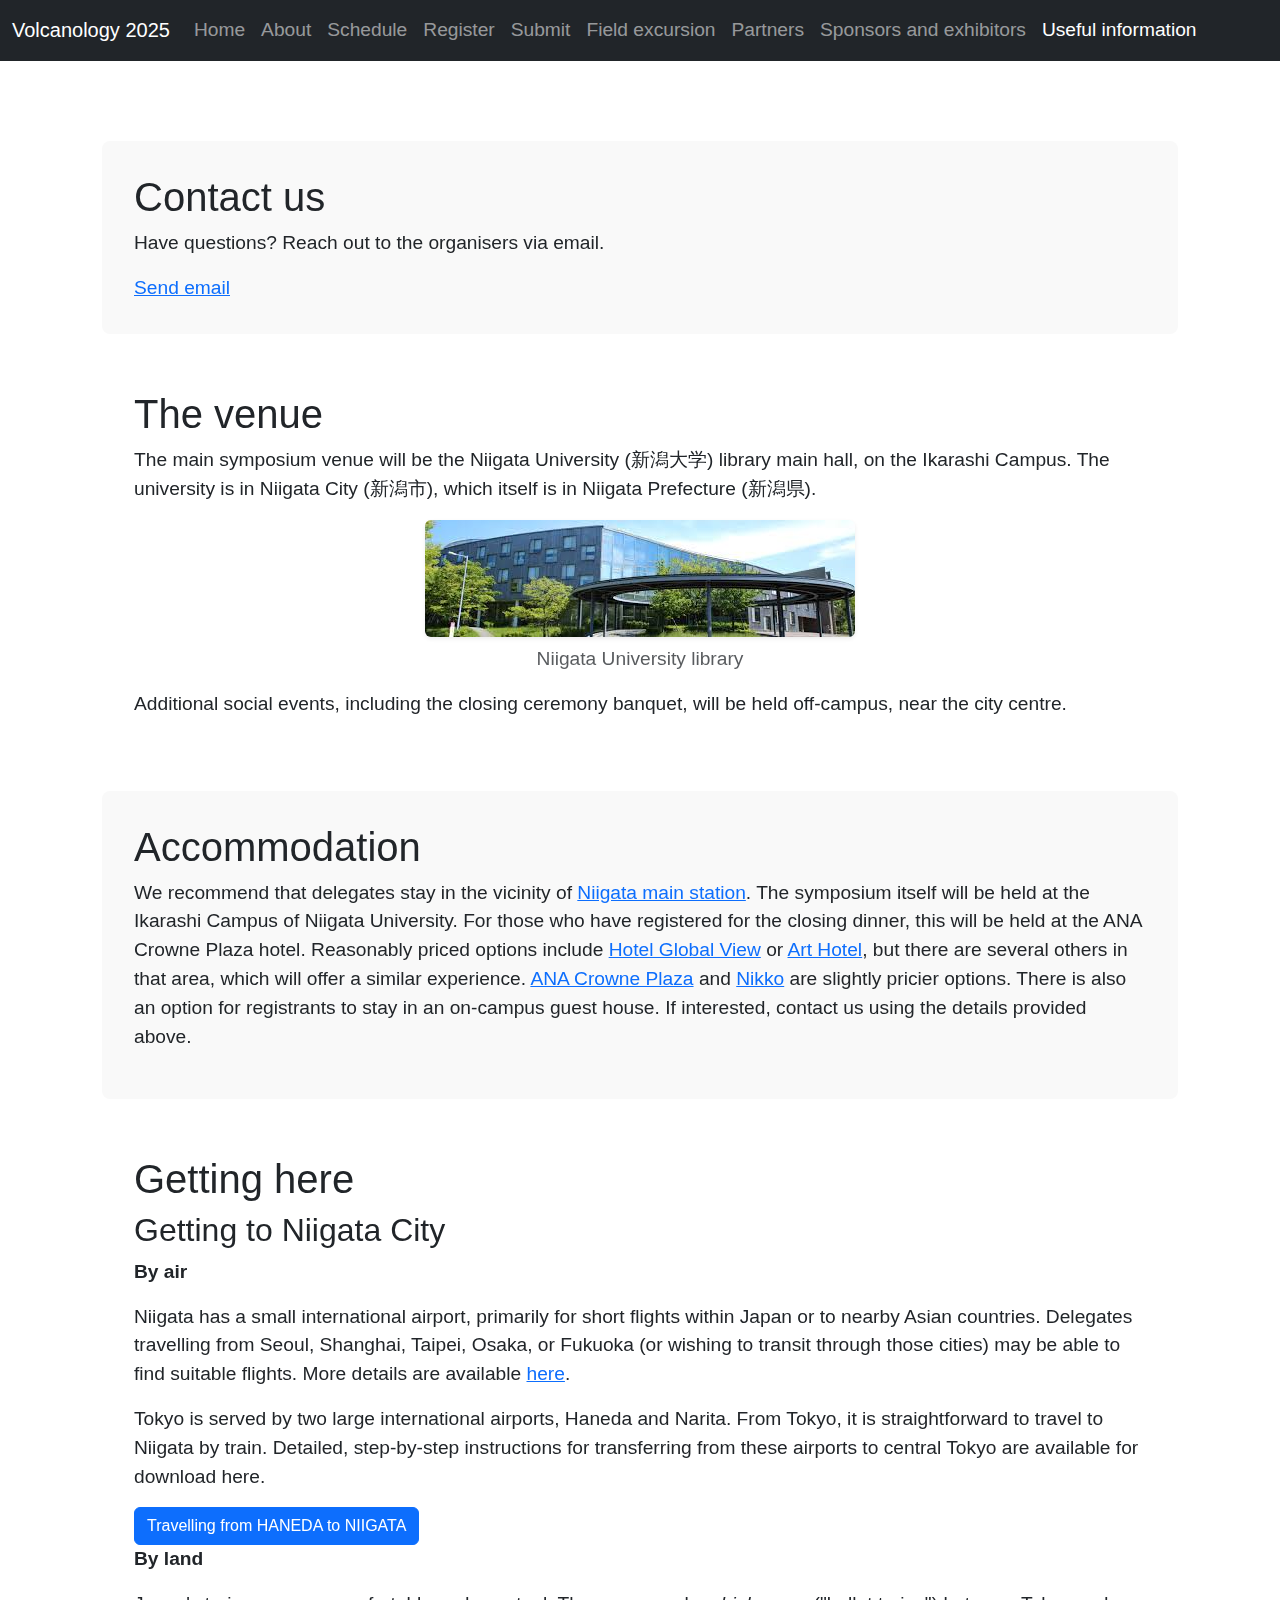
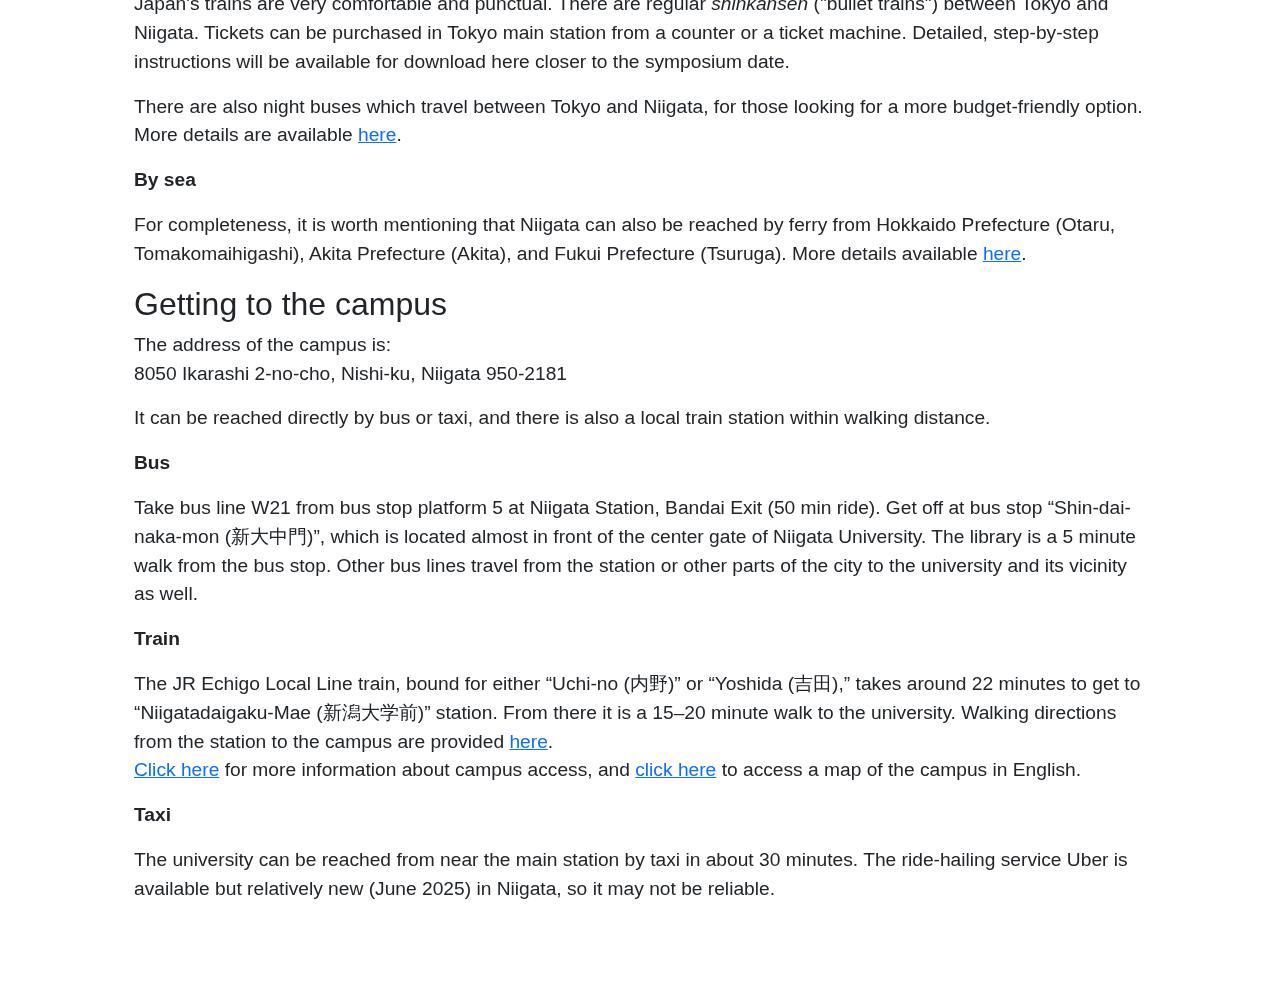
<file: contact.html>
<!DOCTYPE html>
<html lang="en">
<head>
  <!--  <script>
      (function() {
        var correctPassword = "NUVolc2025"; //
        var userPassword = prompt("Enter password to view this site:");
        if (userPassword !== correctPassword) {
          document.body.innerHTML = "<h2>Access Denied</h2>";
        }
      })();
    </script>-->
  <meta charset="UTF-8">
  <meta name="viewport" content="width=device-width, initial-scale=1.0">
  <title>Conference 2025 - Contact</title>
  <link href="https://cdn.jsdelivr.net/npm/bootstrap@5.3.0/dist/css/bootstrap.min.css" rel="stylesheet">
  <link rel="stylesheet" href="styles.css">
</head>
<body>
  <nav class="navbar navbar-expand-lg navbar-dark bg-dark">
    <div class="container-fluid">
      <a class="navbar-brand" href="index.html">Volcanology 2025</a>
      <button class="navbar-toggler" type="button" data-bs-toggle="collapse" data-bs-target="#navbarNav">
        <span class="navbar-toggler-icon"></span>
      </button>
      <div class="collapse navbar-collapse" id="navbarNav">
        <ul class="navbar-nav">
          <li class="nav-item"><a class="nav-link" href="index.html">Home</a></li>
          <li class="nav-item"><a class="nav-link" href="about.html">About</a></li>
          <li class="nav-item"><a class="nav-link" href="schedule.html">Schedule</a></li>
          <li class="nav-item"><a class="nav-link" href="register.html">Register</a></li>
          <li class="nav-item"><a class="nav-link" href="submit.html">Submit</a></li>
          <li class="nav-item"><a class="nav-link" href="excursion.html">Field excursion</a></li>
          <li class="nav-item"><a class="nav-link" href="partners.html">Partners</a></li>
          <li class="nav-item"><a class="nav-link" href="sponsors.html">Sponsors and exhibitors</a></li>
          <li class="nav-item"><a class="nav-link active" href="contact.html">Useful information</a></li>
        </ul>
      </div>
    </div>
  </nav>

  <div class="container mt-5">

    <section>
      <h1>Contact us</h1>
      <p>Have questions? Reach out to the organisers via email.</p>
      <a href="mailto:jfarquharson@gs.niigata-u.ac.jp?subject=%5BSymposium2025%5D%20Website%20query">Send email</a>
    </section>

    <section>
      <h1>The venue</h1>
      <p>The main symposium venue will be the Niigata University (新潟大学) library main hall, on the Ikarashi Campus. The university is in Niigata City (新潟市), which itself is in Niigata Prefecture (新潟県).</p>

      <figure class="text-center">
        <img src="img/library.jpeg" class="img-fluid rounded shadow-sm" alt="library">
        <figcaption class="mt-2 text-muted">Niigata University library</figcaption>
      </figure>

      <p>Additional social events, including the closing ceremony banquet, will be held off-campus, near the city centre. </p>
    </section>

    <section>
      <h1>Accommodation</h1>
      <p>We recommend that delegates stay in the vicinity of <a href="https://maps.app.goo.gl/p1ZsuyWnBbhFJqr56" target="_blank">Niigata main station</a>. The symposium itself will be held at the Ikarashi Campus of Niigata University.
        For those who have registered for the closing dinner, this will be held at the ANA Crowne Plaza hotel. Reasonably priced options include   <a href="https://maps.app.goo.gl/FtrYrCwdqM9qqTh26" target="_blank">Hotel Global View</a> or <a href="https://maps.app.goo.gl/B3E8isTpSD1sJmzx9" target="_blank">Art Hotel</a>, but there are several others in that area, which will offer a similar experience.   <a href="https://maps.app.goo.gl/b8ioNEVLK2Yac7pY8" target="_blank">ANA Crowne Plaza</a> and     <a href="https://maps.app.goo.gl/mQsZMuu2ccBSzLyG8" target="_blank">Nikko</a> are slightly pricier options. There is also an option for registrants to stay in an on-campus guest house. If interested, contact us using the details provided above.</p>
    </section>


    <section>
      <h1>Getting here</h1>

      <h2>Getting to Niigata City</h2>

      <p><strong>By air</strong></p>
      <p>Niigata has a small international airport, primarily for short flights within Japan or to nearby Asian countries. Delegates travelling from Seoul, Shanghai, Taipei, Osaka, or Fukuoka (or wishing to transit through those cities) may be able to find suitable flights. More details are available <a href="https://www.niigata-airport.gr.jp/flight/?&lang=en" target="_blank">here</a>.</p>

      <p>Tokyo is served by two large international airports, Haneda and Narita. From Tokyo, it is straightforward to travel to Niigata by train. Detailed, step-by-step instructions for transferring from these airports to central Tokyo are available for download here.</p>
      <a href="docs/Haneda_Niigata.docx" download class="btn btn-primary">
  Travelling from HANEDA to NIIGATA
</a>

      <p><strong>By land</strong></p>
      <p>Japan's trains are very comfortable and punctual. There are regular <em>shinkansen</em> ("bullet trains") between Tokyo and Niigata. Tickets can be purchased in Tokyo main station from a counter or a ticket machine. Detailed, step-by-step instructions will be available for download here closer to the symposium date.</p>

      <p>There are also night buses which travel between Tokyo and Niigata, for those looking for a more budget-friendly option. More details are available <a href="https://willer-travel.com/en/bus_search/tokyo/all/niigata/all/?gad_source=1&gad_campaignid=21304144744&gbraid=0AAAAAD0TnDz0Y5e5a15CAhhYuBpTZUfhX&gclid=Cj0KCQjw5JXFBhCrARIsAL1ckPuP3QRIvD1zyYjoB74QC9JxVEWkDa75K-6o6gcSIRMecNezwewzEEsaAhR1EALw_wcB" target="_blank">here</a>.</p>

      <p><strong>By sea</strong></p>
      <p>For completeness, it is worth mentioning that Niigata can also be reached by ferry from Hokkaido Prefecture (Otaru, Tomakomaihigashi), Akita Prefecture (Akita), and Fukui Prefecture (Tsuruga). More details available <a href="https://www.snf.jp/english/" target="_blank">here</a>.</p>

      <h2>Getting to the campus</h2>

      <p>The address of the campus is:<br>
      8050 Ikarashi 2-no-cho, Nishi-ku, Niigata 950-2181</p>

      <p>It can be reached directly by bus or taxi, and there is also a local train station within walking distance.</p>

      <p><strong>Bus</strong></p>
      <p>Take bus line W21 from bus stop platform 5 at Niigata Station, Bandai Exit (50 min ride). Get off at bus stop “Shin-dai-naka-mon (新大中門)”, which is located almost in front of the center gate of Niigata University. The library is a 5 minute walk from the bus stop. Other bus lines travel from the station or other parts of the city to the university and its vicinity as well.</p>

      <p><strong>Train</strong></p>
      <p>The JR Echigo Local Line train, bound for either “Uchi-no (内野)” or “Yoshida (吉田),” takes around 22 minutes to get to “Niigatadaigaku-Mae (新潟大学前)” station. From there it is a 15–20 minute walk to the university. Walking directions from the station to the campus are provided <a href="https://maps.app.goo.gl/EYsXQYxFaaDZRFuk7" target="_blank">here</a>.<br>
      <a href="https://www.niigata-u.ac.jp/en/access/ikarashi/">Click here</a> for more information about campus access, and <a href="https://www.niigata-u.ac.jp/en/wp-content/uploads/2025/07/Ikarashi_Campus_map.pdf">click here</a> to access a map of the campus in English.</p>

      <p><strong>Taxi</strong></p>
      <p>The university can be reached from near the main station by taxi in about 30 minutes. The ride-hailing service Uber is available but relatively new (June 2025) in Niigata, so it may not be reliable.</p>
    </section>

  </div>

  <script src="https://cdn.jsdelivr.net/npm/bootstrap@5.3.0/dist/js/bootstrap.bundle.min.js"></script>
</body>
</html>
</file>
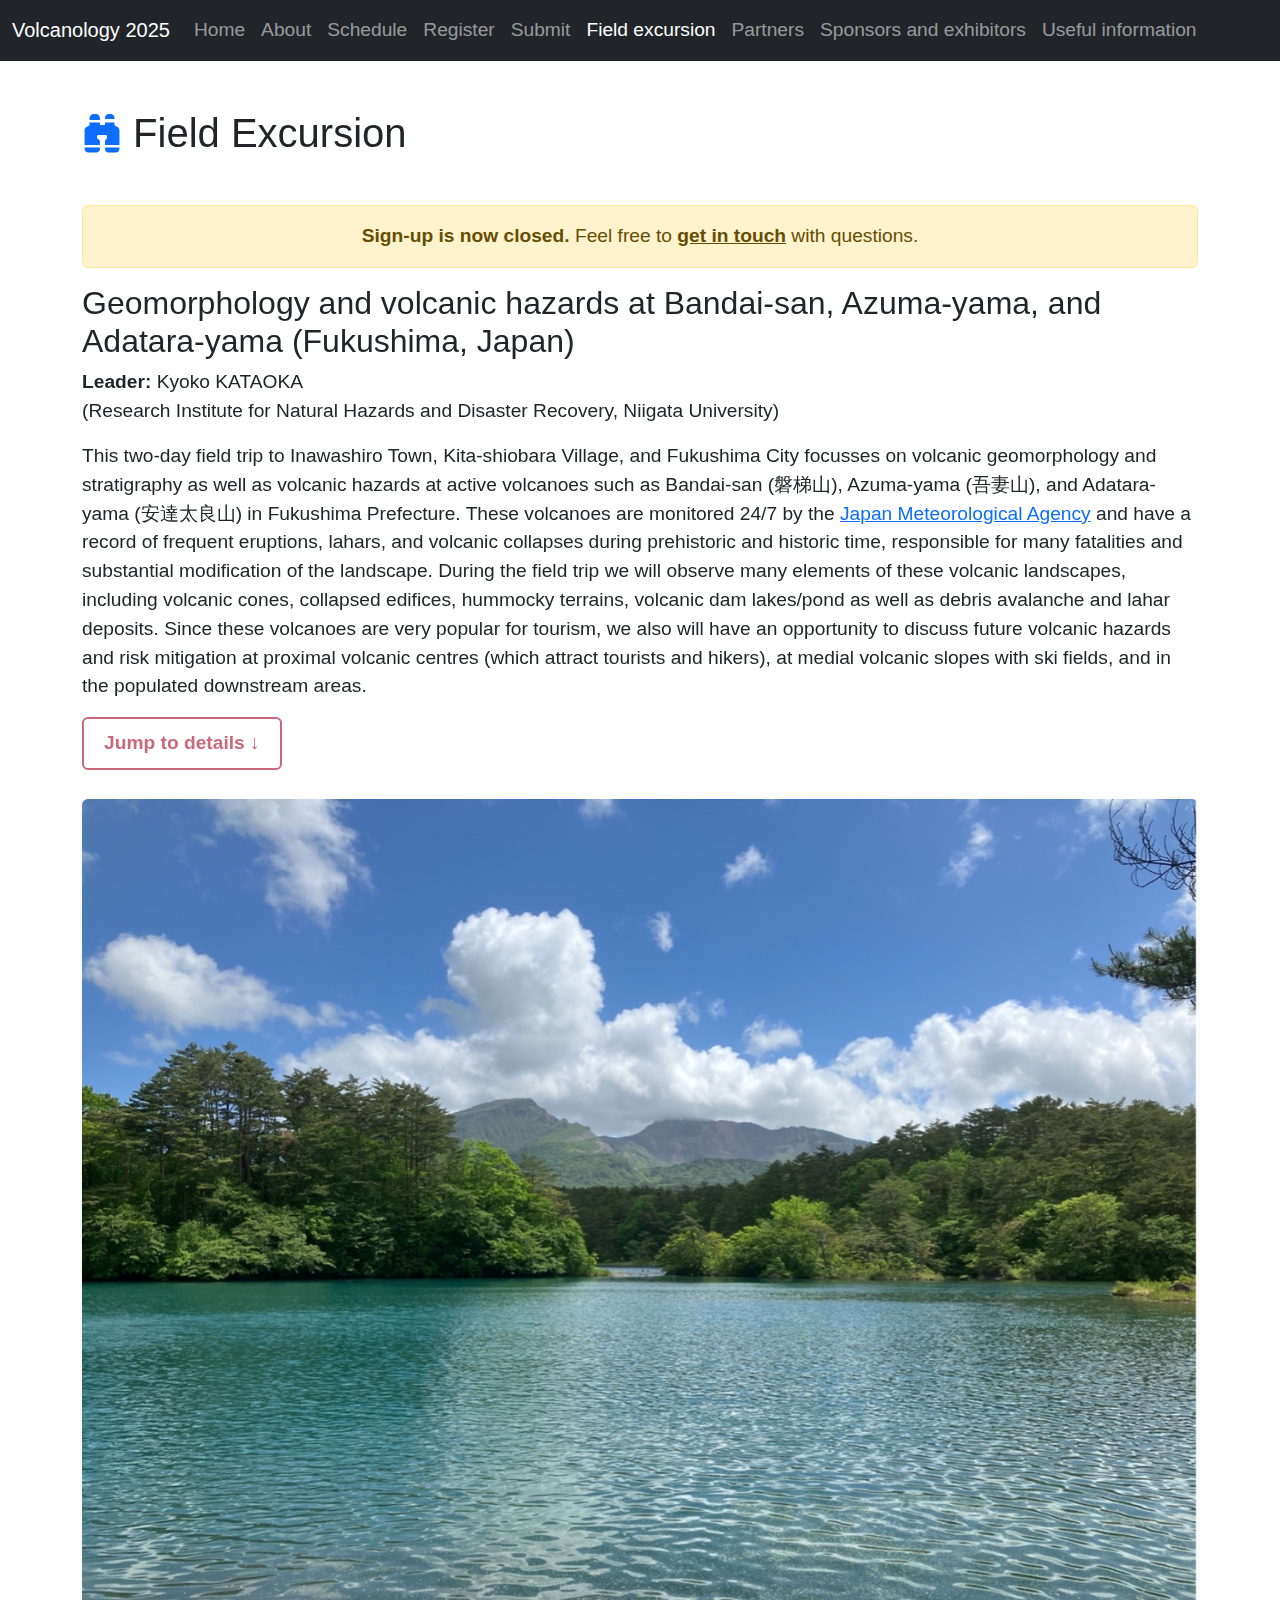
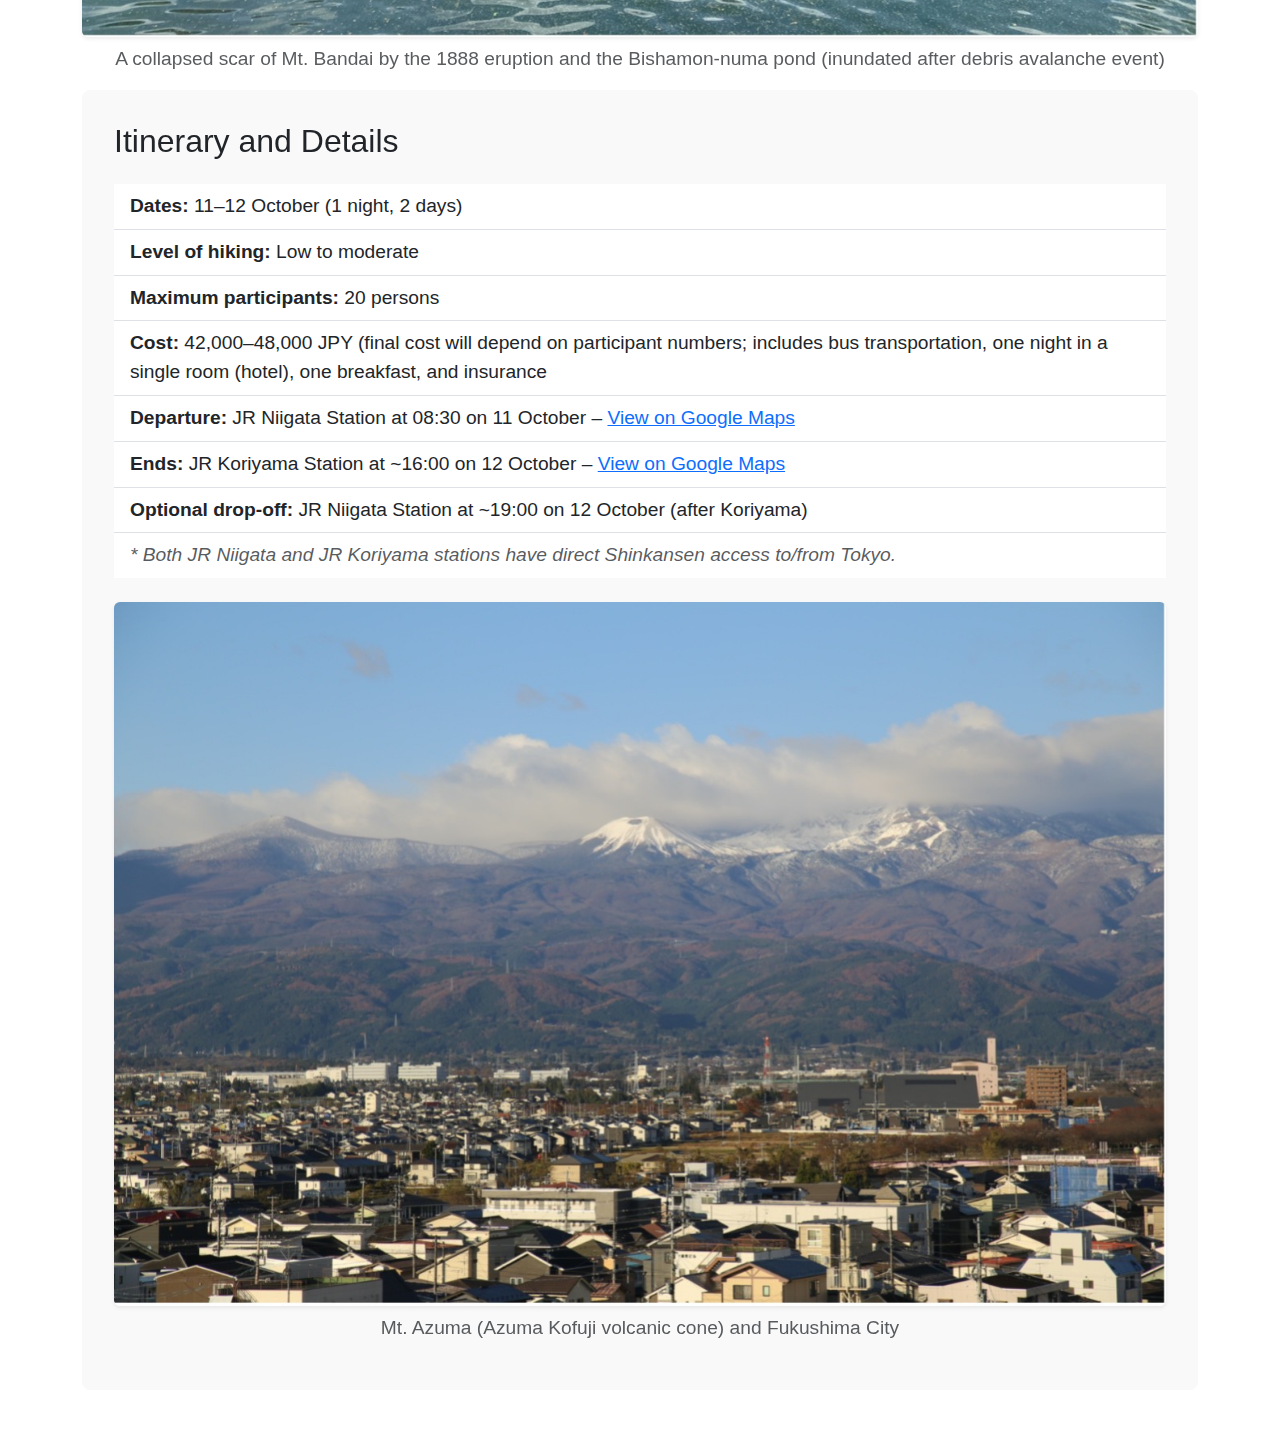
<file: excursion.html>
<!DOCTYPE html>
<html lang="en">
<head>
  <meta charset="UTF-8">
  <meta name="viewport" content="width=device-width, initial-scale=1.0">
  <title>Conference 2025 - Field Excursion</title>
  <link href="https://cdn.jsdelivr.net/npm/bootstrap@5.3.0/dist/css/bootstrap.min.css" rel="stylesheet">
  <link rel="stylesheet" href="styles.css">
  <link rel="stylesheet" href="https://cdn.jsdelivr.net/npm/bootstrap-icons@1.10.5/font/bootstrap-icons.css">
</head>
<body>

  <nav class="navbar navbar-expand-lg navbar-dark bg-dark">
    <div class="container-fluid">
      <a class="navbar-brand" href="index.html">Volcanology 2025</a>
      <button class="navbar-toggler" type="button" data-bs-toggle="collapse" data-bs-target="#navbarNav">
        <span class="navbar-toggler-icon"></span>
      </button>
      <div class="collapse navbar-collapse" id="navbarNav">
        <ul class="navbar-nav">
          <li class="nav-item"><a class="nav-link" href="index.html">Home</a></li>
          <li class="nav-item"><a class="nav-link" href="about.html">About</a></li>
          <li class="nav-item"><a class="nav-link" href="schedule.html">Schedule</a></li>
          <li class="nav-item"><a class="nav-link" href="register.html">Register</a></li>
          <li class="nav-item"><a class="nav-link" href="submit.html">Submit</a></li>
          <li class="nav-item"><a class="nav-link active" href="excursion.html">Field excursion</a></li>
          <li class="nav-item"><a class="nav-link" href="partners.html">Partners</a></li>
          <li class="nav-item"><a class="nav-link" href="sponsors.html">Sponsors and exhibitors</a></li>
          <li class="nav-item"><a class="nav-link"  href="contact.html">Useful information</a></li>
        </ul>
      </div>
    </div>
  </nav>

  <main class="container-lg my-5">
    <h1 class="mb-4"><i class="bi bi-binoculars-fill text-primary"></i> Field Excursion</h1>

    <!-- Sign-up Notice -->
    <div class="alert alert-warning text-center mt-5" role="alert">
      <strong> Sign-up is now closed.</strong> Feel free to <a href="contact.html" class="alert-link">get in touch</a> with questions.
    </div>

  <!--  <div class="alert alert-warning text-center mt-5" role="alert">
      <strong> Sign-up is now open at the link below.</strong> Feel free to <a href="contact.html" class="alert-link">get in touch</a> with questions.
    </div>-->
    <!--<div class="mb-4">
    <p>The cost per person will be approximately 42,000–48,000 JPY. Payment details will be provided following the sign-up deadline. Note that the excursion may be subject to cancellation depending on sign-up numbers. Sign-up is on a <strong>first-come, first-served</strong> basis. Sign-up deadline: <strong>09 September 2025</strong>.</p>
    <p>Sign up here:
    <a href="https://docs.google.com/forms/d/e/1FAIpQLSf-yth2j7hbOUqDj9AWk7xOG5FWU8J88U9cIUbrS6sTEQ4cQA/viewform?usp=header" target="_blank">Bandai field excursion registration</a>.</p>-->

      <h2>Geomorphology and volcanic hazards at Bandai-san, Azuma-yama, and Adatara-yama (Fukushima, Japan)</h2>
      <p><strong>Leader:</strong> Kyoko KATAOKA <br>
         (Research Institute for Natural Hazards and Disaster Recovery, Niigata University)</p>

      <p>This two-day field trip to Inawashiro Town, Kita-shiobara Village, and Fukushima City focusses on volcanic geomorphology and stratigraphy as well as volcanic hazards at active volcanoes such as Bandai-san (磐梯山), Azuma-yama (吾妻山), and Adatara-yama (安達太良山) in Fukushima Prefecture. These volcanoes are monitored 24/7 by the <a href="https://www.jma.go.jp/jma/indexe.html" target="_blank">Japan Meteorological Agency</a>  and have a record of frequent eruptions, lahars, and volcanic collapses during prehistoric and historic time, responsible for many fatalities and substantial modification of the landscape. During the field trip we will observe many elements of these volcanic landscapes, including volcanic cones, collapsed edifices, hummocky terrains, volcanic dam lakes/pond as well as debris avalanche and lahar deposits.
Since these volcanoes are very popular for tourism, we also will have an opportunity to discuss future volcanic hazards and risk mitigation at proximal volcanic centres (which attract tourists and hikers), at medial volcanic slopes with ski fields, and in the populated downstream areas.
</p>
<a href="#itinerary" style="
  display: inline-block;
  background-color: #fff;
  color: #c9697a;
  padding: 10px 20px;
  border-radius: 6px;
  font-weight: bold;
  text-decoration: none;
  border: 2px solid #c9697a;
">
  Jump to details ↓
</a>
<br></br>

      <figure class="text-center">
        <img src="img/lake.jpg" class="img-fluid rounded shadow-sm" alt="Excursion image 1">
        <figcaption class="mt-2 text-muted">A collapsed scar of Mt. Bandai by the 1888 eruption and the Bishamon-numa pond (inundated after debris avalanche event)
</figcaption>
      </figure>
    </div>

<!--    <section class="mb-5">
      <h2 id="itinerary">Itinerary and Details</h2>
      <ul class="list-group list-group-flush my-4">
        <li class="list-group-item"><strong>📅 Dates:</strong> 11–12 October (1 night, 2 days)</li>
        <li class="list-group-item"><strong>🥾 Level of hiking:</strong> Low to moderate</li>
        <li class="list-group-item"><strong>👥 Maximum participants:</strong> 20 persons</li>
        <li class="list-group-item"><strong>💰 Cost:</strong> TBA — will depend on participant numbers; includes bus transportation, one night in a single room (hotel), and one breakfast</li>
        <li class="list-group-item">
          <strong>🚉 Departure:</strong> JR Niigata Station at 08:30 on 10 October –
          <a href="https://www.google.com/maps?q=JR+Niigata+Station" target="_blank">View on Google Maps</a>
        </li>
        <li class="list-group-item">
          <strong>🏁 Ends:</strong> JR Koriyama Station at ~16:00 on 11 October –
          <a href="https://www.google.com/maps?q=JR+Koriyama+Station" target="_blank">View on Google Maps</a>
        </li>
        <li class="list-group-item"><strong>🚌 Optional drop-off:</strong> JR Niigata Station at ~19:00 on 11 October (after Koriyama)</li>
        <li class="list-group-item text-muted"><em>* Both JR Niigata and JR Koriyama stations have direct Shinkansen access to/from Tokyo.</em></li>
      </ul>



      <figure class="text-center">
        <img src="img/bandai.jpg" class="img-fluid rounded shadow-sm" alt="Excursion image 2">
      </figure>

  </section>-->
  <section class="mb-5">
    <h2 id="itinerary">Itinerary and Details</h2>
    <ul class="list-group list-group-flush my-4">
      <li class="list-group-item"><strong>Dates:</strong> 11–12 October (1 night, 2 days)</li>
      <li class="list-group-item"><strong>Level of hiking:</strong> Low to moderate</li>
      <li class="list-group-item"><strong>Maximum participants:</strong> 20 persons</li>
      <li class="list-group-item"><strong>Cost:</strong> 42,000–48,000 JPY (final cost will depend on participant numbers; includes bus transportation, one night in a single room (hotel), one breakfast, and insurance</li>
      <li class="list-group-item">
        <strong>Departure:</strong> JR Niigata Station at 08:30 on 11 October –
        <a href="https://www.google.com/maps?q=JR+Niigata+Station" target="_blank">View on Google Maps</a>
      </li>
      <li class="list-group-item">
        <strong>Ends:</strong> JR Koriyama Station at ~16:00 on 12 October –
        <a href="https://www.google.com/maps?q=JR+Koriyama+Station" target="_blank">View on Google Maps</a>
      </li>
      <li class="list-group-item"><strong>Optional drop-off:</strong> JR Niigata Station at ~19:00 on 12 October (after Koriyama)</li>
      <li class="list-group-item text-muted"><em>* Both JR Niigata and JR Koriyama stations have direct Shinkansen access to/from Tokyo.</em></li>
    </ul>



    <figure class="text-center">
      <img src="img/bandai.jpg" class="img-fluid rounded shadow-sm" alt="Excursion image 2">
      <figcaption class="mt-2 text-muted">Mt. Azuma (Azuma Kofuji volcanic cone) and Fukushima City
</figcaption>
    </figure>

</section>

  </main>

  <script src="https://cdn.jsdelivr.net/npm/bootstrap@5.3.0/dist/js/bootstrap.bundle.min.js"></script>
</body>
</html>
</file>
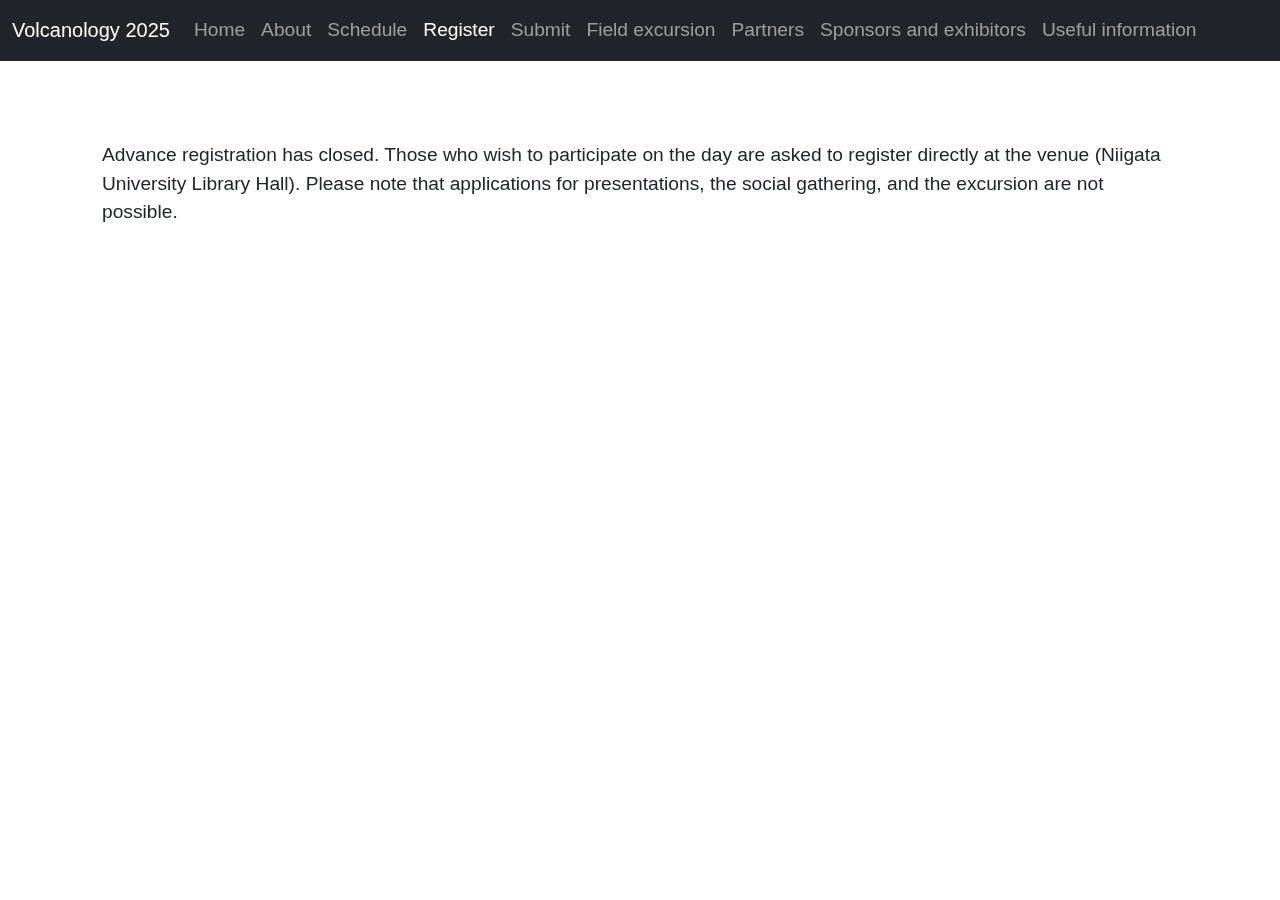
<file: register.html>
<!DOCTYPE html>
<html lang="en">
<head>
  <!--  <script>
      (function() {
        var correctPassword = "NUVolc2025"; //
        var userPassword = prompt("Enter password to view this site:");
        if (userPassword !== correctPassword) {
          document.body.innerHTML = "<h2>Access Denied</h2>";
        }
      })();
    </script>-->
  <meta charset="UTF-8">
  <meta name="viewport" content="width=device-width, initial-scale=1.0">
  <title>Conference 2025 - Register</title>
  <link href="https://cdn.jsdelivr.net/npm/bootstrap@5.3.0/dist/css/bootstrap.min.css" rel="stylesheet">
  <link rel="stylesheet" href="styles.css">
</head>
<body>
  <nav class="navbar navbar-expand-lg navbar-dark bg-dark">
    <div class="container-fluid">
      <a class="navbar-brand" href="index.html">Volcanology 2025</a>
      <button class="navbar-toggler" type="button" data-bs-toggle="collapse" data-bs-target="#navbarNav">
        <span class="navbar-toggler-icon"></span>
      </button>
      <div class="collapse navbar-collapse" id="navbarNav">
        <ul class="navbar-nav">
          <li class="nav-item"><a class="nav-link" href="index.html">Home</a></li>
          <li class="nav-item"><a class="nav-link" href="about.html">About</a></li>
          <li class="nav-item"><a class="nav-link" href="schedule.html">Schedule</a></li>
          <li class="nav-item"><a class="nav-link active" href="register.html">Register</a></li>
          <li class="nav-item"><a class="nav-link" href="submit.html">Submit</a></li>
          <li class="nav-item"><a class="nav-link" href="excursion.html">Field excursion</a></li>
          <li class="nav-item"><a class="nav-link" href="partners.html">Partners</a></li>
          <li class="nav-item"><a class="nav-link" href="sponsors.html">Sponsors and exhibitors</a></li>
          <li class="nav-item"><a class="nav-link" href="contact.html">Useful information</a></li>
        </ul>
      </div>
    </div>
  </nav>



  <div class="container mt-5">
    <!--<h1>Register for Niigata University's 1st International "Volcanology in Practice" symposium</h1>
    <h2>&#x261E; No registration fee</h2>
    <p>Please fill out the registration form below. You will be redirected to the form hosted on Google Forms. The extended deadline for registration is August 15, 2025.</p>
    <p>The most up-to-date information regarding visa requirements is availablle on the by <a href="https://www.mofa.go.jp/j_info/visit/visa/index.html" target="_blank">Ministry of Foreign Affairs of Japan</a>  website. Please contact us if you require support obtaining a visa.</p>

    <iframe src="https://docs.google.com/forms/d/e/1FAIpQLSeIfGkFoWmdfPatmpI1s3k2NioAyDWv7nWzm2miY3ctUTeO4g/viewform?embedded=true" width=100%: height="500px" frameborder="0" marginheight="0" marginwidth="0">Loading…</iframe>-->
<p>Advance registration has closed. Those who wish to participate on the day are asked to register directly at the venue (Niigata University Library Hall). Please note that applications for presentations, the social gathering, and the excursion are not possible.</p>
  </div>

  <script src="https://cdn.jsdelivr.net/npm/bootstrap@5.3.0/dist/js/bootstrap.bundle.min.js"></script>
</body>
</html>
</file>
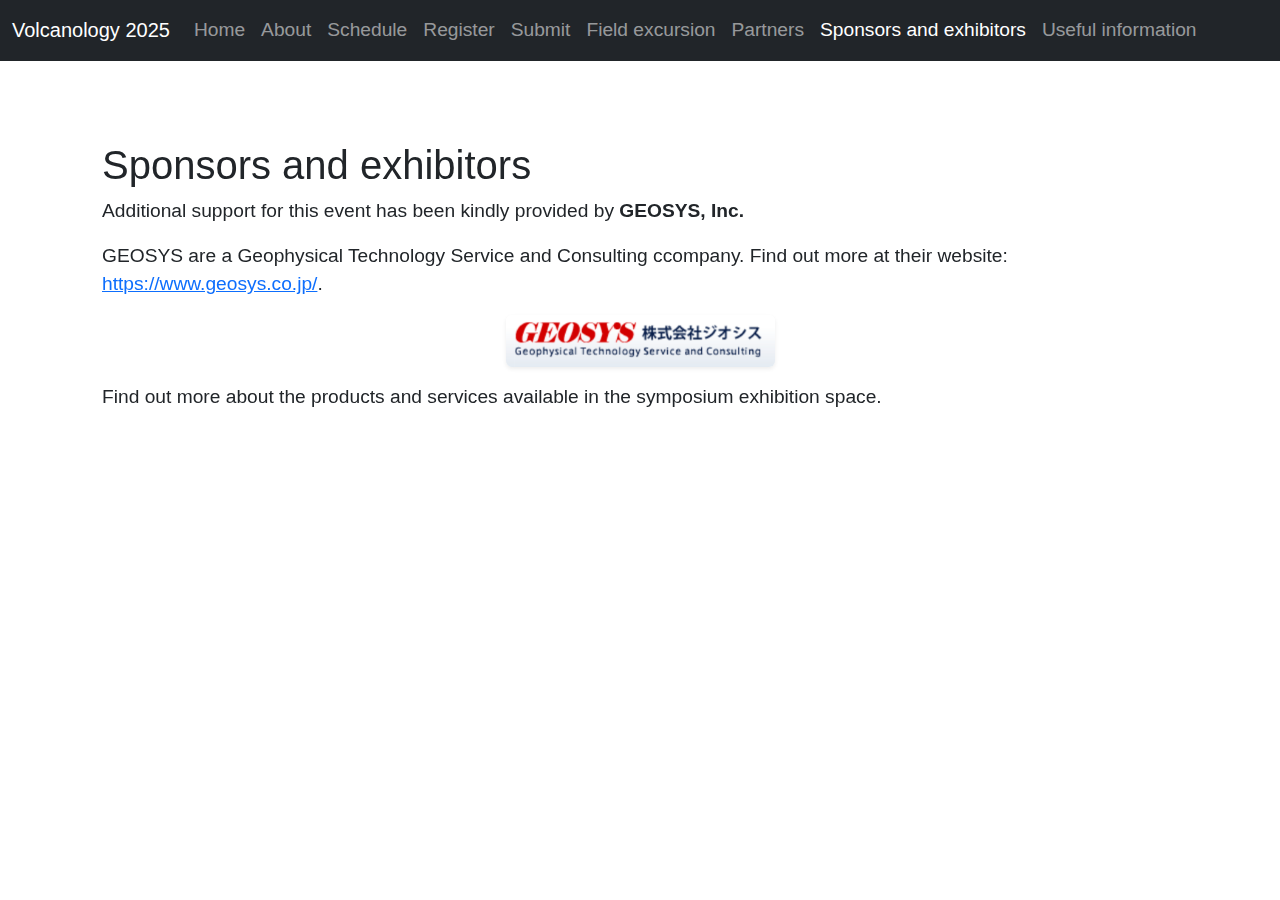
<file: sponsors.html>
<!DOCTYPE html>
<html lang="en">
<head>
  <!--  <script>
      (function() {
        var correctPassword = "NUVolc2025"; //
        var userPassword = prompt("Enter password to view this site:");
        if (userPassword !== correctPassword) {
          document.body.innerHTML = "<h2>Access Denied</h2>";
        }
      })();
    </script>-->
  <meta charset="UTF-8">
  <meta name="viewport" content="width=device-width, initial-scale=1.0">
  <title>Conference 2025 - Sponsors</title>
  <link href="https://cdn.jsdelivr.net/npm/bootstrap@5.3.0/dist/css/bootstrap.min.css" rel="stylesheet">
  <link rel="stylesheet" href="styles.css">
</head>
<body>
  <nav class="navbar navbar-expand-lg navbar-dark bg-dark">
    <div class="container-fluid">
      <a class="navbar-brand" href="index.html">Volcanology 2025</a>
      <button class="navbar-toggler" type="button" data-bs-toggle="collapse" data-bs-target="#navbarNav">
        <span class="navbar-toggler-icon"></span>
      </button>
      <div class="collapse navbar-collapse" id="navbarNav">
        <ul class="navbar-nav">
          <li class="nav-item"><a class="nav-link" href="index.html">Home</a></li>
          <li class="nav-item"><a class="nav-link" href="about.html">About</a></li>
          <li class="nav-item"><a class="nav-link" href="schedule.html">Schedule</a></li>
          <li class="nav-item"><a class="nav-link" href="register.html">Register</a></li>
          <li class="nav-item"><a class="nav-link" href="submit.html">Submit</a></li>
          <li class="nav-item"><a class="nav-link" href="excursion.html">Field excursion</a></li>
          <li class="nav-item"><a class="nav-link" href="partners.html">Partners</a></li>
          <li class="nav-item"><a class="nav-link active" href="sponsors.html">Sponsors and exhibitors</a></li>
          <li class="nav-item"><a class="nav-link" href="contact.html">Useful information</a></li>
        </ul>
      </div>
    </div>
  </nav>

  <div class="container mt-5">
    <h1>Sponsors and exhibitors</h1>
    <p>Additional support for this event has been kindly provided by <strong>GEOSYS, Inc.</strong></p>
    <p>GEOSYS are a Geophysical Technology Service and Consulting ccompany. Find out more at their website: <a href="https://www.geosys.co.jp/" target="_blank">https://www.geosys.co.jp/</a>.</p>
    <figure class="text-center">
      <img src="img/GEOSYS.png" class="img-fluid rounded shadow-sm w-25" alt="GEOSYS logo">
    </figure>

    <p>Find out more about the products and services available in the symposium exhibition space.</p>
    <!--<p>Sponsors help us fund and organise a great event. Details of our sponsors will appear on this page. If you are interested in becoming a sponsor, please reach out to the organisers via email.</p>-->
  <!--  <p><a href="mailto:jfarquharson@gs.niigata-u.ac.jp">Send email</a></p>-->
  <!--<a href="mailto:jfarquharson@gs.niigata-u.ac.jp?subject=%5BSymposium2025%5D%20Sponsor%20query&cc=asako.yoneyama.zepk@niigata-u.ac.jp">Send email</a>-->

  </div>

  <script src="https://cdn.jsdelivr.net/npm/bootstrap@5.3.0/dist/js/bootstrap.bundle.min.js"></script>
</body>
</html>
</file>
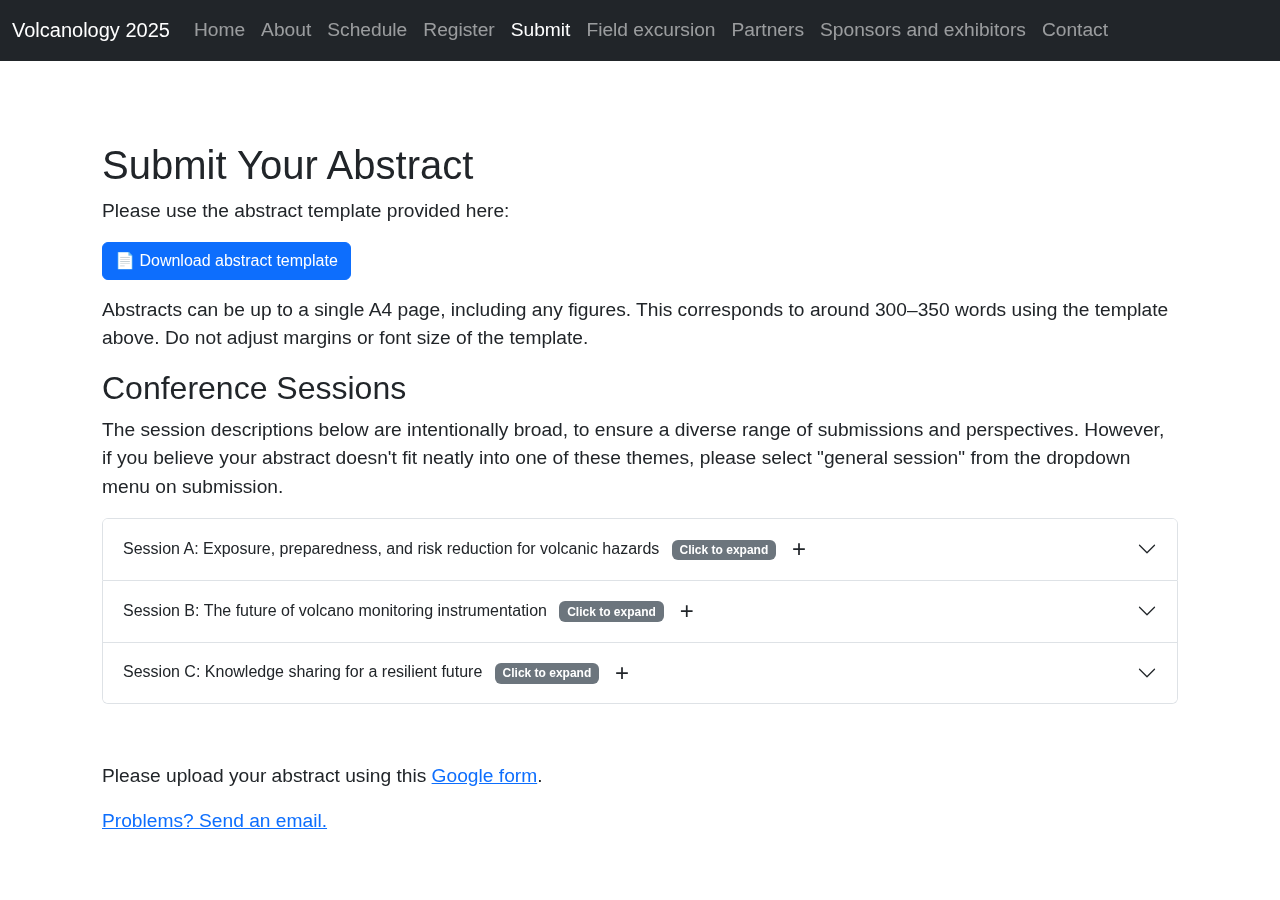
<file: submit.html>
<!DOCTYPE html>
<html lang="en">
<head>
  <!--  <script>
      (function() {
        var correctPassword = "NUVolc2025"; //
        var userPassword = prompt("Enter password to view this site:");
        if (userPassword !== correctPassword) {
          document.body.innerHTML = "<h2>Access Denied</h2>";
        }
      })();
    </script>-->
  <meta charset="UTF-8">
  <meta name="viewport" content="width=device-width, initial-scale=1.0">
  <title>Conference 2025 - Submit Abstract</title>
  <link href="https://cdn.jsdelivr.net/npm/bootstrap@5.3.0/dist/css/bootstrap.min.css" rel="stylesheet">
  <link rel="stylesheet" href="styles.css">
</head>
<body>
  <nav class="navbar navbar-expand-lg navbar-dark bg-dark">
    <div class="container-fluid">
      <a class="navbar-brand" href="index.html">Volcanology 2025</a>
      <button class="navbar-toggler" type="button" data-bs-toggle="collapse" data-bs-target="#navbarNav">
        <span class="navbar-toggler-icon"></span>
      </button>
      <div class="collapse navbar-collapse" id="navbarNav">
        <ul class="navbar-nav">
          <li class="nav-item"><a class="nav-link" href="index.html">Home</a></li>
          <li class="nav-item"><a class="nav-link" href="about.html">About</a></li>
          <li class="nav-item"><a class="nav-link" href="schedule.html">Schedule</a></li>
          <li class="nav-item"><a class="nav-link" href="register.html">Register</a></li>
          <li class="nav-item"><a class="nav-link active" href="submit.html">Submit</a></li>
          <li class="nav-item"><a class="nav-link" href="excursion.html">Field excursion</a></li>
          <li class="nav-item"><a class="nav-link" href="partners.html">Partners</a></li>
          <li class="nav-item"><a class="nav-link" href="sponsors.html">Sponsors and exhibitors</a></li>
          <li class="nav-item"><a class="nav-link" href="contact.html">Contact</a></li>
        </ul>
      </div>
    </div>
  </nav>

  <div class="container mt-5">
    <h1>Submit Your Abstract</h1>
    <p>Please use the abstract template provided here:</p><p>
      <a class="btn btn-primary" href="docs/AbstractTemplate.docx" download>
    📄  Download abstract template
  </a></p>
  <p>
  Abstracts can be up to a single A4 page, including any figures. This corresponds to around 300–350 words using the template above.  Do not adjust margins or font size of the template.
  </p>

  <h2>Conference Sessions</h2>

<p>The session descriptions below are intentionally broad, to ensure a diverse range of submissions and perspectives. However, if you believe your abstract doesn't fit neatly into one of these themes, please select "general session" from the dropdown menu on submission. </p>

  <div class="accordion" id="sessionAccordion">

        <!-- Session A -->
        <div class="accordion-item">
          <h2 class="accordion-header" id="headingA">
            <button class="accordion-button collapsed d-flex justify-content-between align-items-center" type="button"
              data-bs-toggle="collapse" data-bs-target="#collapseA" aria-expanded="false" aria-controls="collapseA">
              <span>
                Session A: Exposure, preparedness, and risk reduction for volcanic hazards <!--From warning to action-->
                <span class="badge bg-secondary ms-2">Click to expand</span>
              </span>
              <span class="accordion-symbol ms-3 fs-4">+</span>
            </button>
          </h2>
          <div id="collapseA" class="accordion-collapse collapse" aria-labelledby="headingA" data-bs-parent="#sessionAccordion">
            <div class="accordion-body">
              Globally impactful volcanic eruptions are inevitable, but their consequences need not be catastrophic. This session focuses on the essential pillars of exposure assessment, preparedness, and risk reduction, underpinned by scientific research and grounded in the  that volcanic risk remains under-recognised on the international stage. We welcome contributions that explore (a) monitoring systems that enable early warnings and inform timely evacuations, (b) preparedness and resilience strategies that reduce vulnerability before, during, and after eruptions, and (c) advocacy efforts that raise awareness and secure sustained investment in volcanic hazard mitigation. Whether through identifying and addressing neglected high-risk volcanoes, empowering local scientists and communities with tools and training, or developing community-based response plans, this session seeks to highlight practical pathways toward more effective and equitable risk management. Submissions may also include policy-focused research, risk communication strategies, or international coordination efforts aligned with global risk frameworks. In a world where attention and resources are often directed toward other global risks, including climate change, planetary defence, pandemics and nuclear risk, volcanic hazards remain dangerously overlooked. This session seeks to change that, by uniting researchers, practitioners, and advocates committed to reducing exposure and building resilient futures in volcanic regions worldwide.
            </div>
          </div>
        </div>

        <!-- Session B -->
        <div class="accordion-item">
          <h2 class="accordion-header" id="headingB">
            <button class="accordion-button collapsed d-flex justify-content-between align-items-center" type="button" data-bs-toggle="collapse" data-bs-target="#collapseB" aria-expanded="false" aria-controls="collapseB">
              <span>
                Session B: The future of volcano monitoring instrumentation <span class="badge bg-secondary ms-2">Click to expand</span>
              </span>
              <span class="accordion-symbol ms-3 fs-4">+</span>
            </button>
          </h2>
          <div id="collapseB" class="accordion-collapse collapse" aria-labelledby="headingB" data-bs-parent="#sessionAccordion">
            <div class="accordion-body">
              Monitoring is a cornerstone of understanding volcanic activity, yet the tools we rely on—and our access to them—vary widely. Each volcano has its own personality which often demands its own tailored monitoring strategies. While seismic monitoring remains a widely used and accessible standard—thanks to established data streams, commercial availability, and open databases—other valuable techniques are less frequently applied, often due to cost, logistical complexity, or limited access to equipment. This session invites contributions that highlight the development, adaptation, and deployment of innovative, cost-effective volcanic monitoring tools. We are particularly interested in efforts that lower financial and technical barriers, enabling broader and more equitable adoption across the global volcanological community. Contributions showcasing open-source designs, modular systems, or locally manufactured instruments are especially welcome.
We encourage presenters to share not only conceptual or technical designs but also demonstrations of field performance: we will include an exhibitor showcase, where attendees can show off their innovations. Instrumentation spanning the full range of monitoring parameters will be considered: gas emission rates, gas concentrations, thermal, infrasound, deformation, and beyond. By exchanging practical solutions and promoting affordable monitoring options, this session aims to foster collaboration, improve observational capacity worldwide, and support more comprehensive multi-parameter monitoring strategies at both well-funded and resource-limited volcanoes.
            </div>
          </div>
        </div>

        <!-- Session C -->
        <div class="accordion-item">
          <h2 class="accordion-header" id="headingC">
            <button class="accordion-button collapsed d-flex justify-content-between align-items-center" type="button" data-bs-toggle="collapse" data-bs-target="#collapseC" aria-expanded="false" aria-controls="collapseC">
              <span>
                Session C: Knowledge sharing for a resilient future
                <span class="badge bg-secondary ms-2">Click to expand</span>
                </span>
                <span class="accordion-symbol ms-3 fs-4">+</span>
                </button>
          </h2>
          <div id="collapseC" class="accordion-collapse collapse" aria-labelledby="headingC" data-bs-parent="#sessionAccordion">
            <div class="accordion-body">
              In an era of growing volcanic risk and evolving research capabilities, the effective sharing of knowledge is fundamental to both scientific progress and public safety. This session invites contributions that explore strategies for communicating and exchanging knowledge across the diverse landscape of volcanology. We welcome studies and experiences that highlight collaborations between researchers, observatories, emergency management specialists, and other industries, as well as initiatives that foster engagement with the broader public and local communities. Topics may include the co-development of hazard mitigation strategies based on shared experience, the open dissemination of data and research tools, training opportunities (e.g. for early-career scientists), and efforts to harmonise international monitoring standards and databases. Particular emphasis is placed on open science and the transparent exchange of methods, results, and lessons learned, for example through digital platforms, in-person workshops, or community-centred outreach. By showcasing diverse models of knowledge sharing, this session aims to identify pathways that strengthen global volcanic risk reduction, support equitable access to information and training, and promote a collaborative, interdisciplinary approach to understanding and living with active volcanoes. Researchers, practitioners, and educators from all backgrounds are encouraged to contribute.
            </div>
          </div>
        </div>



<br></br>
    <p>Please upload your abstract using this
    <a href="https://docs.google.com/forms/d/e/1FAIpQLSflOO5EmTvZvDLwJHeBXp596J0lxKLPM9fg0mdfqTfaqOH2fQ/viewform?usp=header" target="_blank">Google form</a>.</p>
<p>
<!--  <p><a href="mailto:jfarquharson@gs.niigata-u.ac.jp">Send email</a></p>-->
  <a href="mailto:jfarquharson@gs.niigata-u.ac.jp?subject=%5BSymposium2025%5D%20Submission%20problem">Problems? Send an email.</a>
</p>
</div><p>
<!--    <iframe src="https://docs.google.com/forms/d/e/your-other-form-id/viewform?embedded=true" width="100%" height="1000" frameborder="0" marginheight="0" marginwidth="0">Loading…</iframe>
  -->
  </div>
  <script>
    document.addEventListener('DOMContentLoaded', function () {
      const accordionItems = document.querySelectorAll('.accordion-button');

      accordionItems.forEach(button => {
        const symbol = button.querySelector('.accordion-symbol');
        const collapseId = button.getAttribute('data-bs-target');
        const collapseEl = document.querySelector(collapseId);

        collapseEl.addEventListener('show.bs.collapse', () => {
          symbol.textContent = '–';
        });

        collapseEl.addEventListener('hide.bs.collapse', () => {
          symbol.textContent = '+';
        });
      });
    });
  </script>

  <script src="https://cdn.jsdelivr.net/npm/bootstrap@5.3.0/dist/js/bootstrap.bundle.min.js"></script>
</body>
</html>
</file>
<file: styles.css>
/* Background Image */
.background {
  background-image: url('img/myoko.png');
  background-size: cover;
  background-position: center;
  background-attachment: fixed;
  height: 100vh;
  background-color: rgba(255, 255, 255, 0.5); /* optional overlay */
  position: relative;
  z-index: 0;
}

/* Semi-transparent overlay */
body::before {
  content: "";
  position: fixed;
  top: 0;
  left: 0;
  height: 100%;
  width: 100%;
  background-color: rgba(255, 255, 255, 0.8); /* semi-transparent white overlay */
  z-index: -1;
}

/* Content layout */
.content-wrapper {
  display: flex;
  gap: 2rem;
  justify-content: center;
  align-items: flex-start;
  flex-wrap: wrap;
  padding: 2rem;
}

.container {
  padding: 2rem;
}

/* Text box styling */
.text-box {
  background-color: rgba(255, 255, 255, 0.85); /* semi-transparent white background */
  max-width: 500px;
  padding: 1rem;
  border-radius: 0.5rem;
  margin-bottom: 1rem;
}

/* Image box and logo */
.image-box {
  max-width: 200px;
  flex-shrink: 0;
  margin-bottom: 1rem;
}

.logo-image {
  width: 100%;
  height: auto;
}

/* Typography */
body {
  font-family: 'Roboto Condensed', 'Zen Kaku Gothic New', 'Noto Sans JP', 'Meiryo', sans-serif;
  font-size: 1.2rem;
}

h1, h2, h3, .navbar {
  font-family: 'Roboto Condensed', 'Zen Kaku Gothic New', 'Noto Sans JP', 'Meiryo', sans-serif;
}

.flip-card {
  perspective: 1000px;
  height: 100%;
  border-radius: 0.5rem;
  cursor: pointer;
}

.flip-card-inner {
  position: relative;
  width: 100%;
  height: 100%;
  transition: transform 0.8s ease;
  transform-style: preserve-3d;
  border-radius: 0.5rem;
}

/* Flip on hover for desktop */
@media (hover: hover) and (pointer: fine) {
  .flip-card:hover .flip-card-inner {
    transform: rotateY(180deg);
  }
}

/* Front and back faces */
.flip-card-front,
.flip-card-back {
  position: absolute;
  top: 0; left: 0;
  width: 100%;
  height: 100%;
  border-radius: 0.5rem;
  backface-visibility: hidden;
  -webkit-backface-visibility: hidden; /* for Safari */
  display: flex;
  flex-direction: column;
  justify-content: center;
  align-items: center;
  padding: 1rem;
  box-sizing: border-box;
}

/* Front face styles */
.flip-card-front {
  background-color: white;
  color: black;
  z-index: 2;
}

/* Back face styles */
.flip-card-back {
  background-color: #222;
  color: white;
  transform: rotateY(180deg);
  overflow-y: auto;
  z-index: 1;
}

/* Optional: style links on back */
.flip-card-back a {
  color: #ffc107;
  text-decoration: underline;
}

.flip-card-back a:hover,
.flip-card-back a:focus {
  color: #e0a800;
  text-decoration: none;
}

/* Responsive overrides */
@media (max-width: 768px) {
  .d-flex {
    flex-direction: column !important;
    align-items: center !important;
  }

  .text-box {
    width: 100%;
    max-width: 100%;
    margin-bottom: 1.5rem;
  }

  .image-box {
    width: 100%;
    max-width: 150px;
  }

  .logo-image {
    max-width: 100%;
    height: auto;
  }
}
.grid {
  display: grid;
  grid-template-columns: 1fr;
  gap: 20px;
}

@media (min-width: 600px) {
  .grid {
    grid-template-columns: repeat(auto-fit, minmax(250px, 1fr));
  }
}
.card {
  background-color: transparent;
  border: none; /* optional: remove border if you want floating text */
  box-shadow: none; /* optional: remove drop shadow */
  align-items: center;
}
/* Make speaker images square-cropped and responsive */
.card-img-top {
  aspect-ratio: 1 / 1;     /* Force square shape */
  object-fit: cover;       /* Crop image to fill square */
  width: 60%;             /* Responsive width inside card */
  height: auto;            /* Let browser control height from aspect ratio */
  /*border-radius: 0.5rem;   /* Optional: soften edges */
  border-radius: 50%
}
section:nth-of-type(odd) {
  background-color: #f9f9f9;
  padding: 2rem;
  border-radius: 8px;
  margin-bottom: 1.5rem;
}

section:nth-of-type(even) {
  background-color: #ffffff;
  padding: 2rem;
  border-radius: 8px;
  margin-bottom: 1.5rem;
}
</file>
